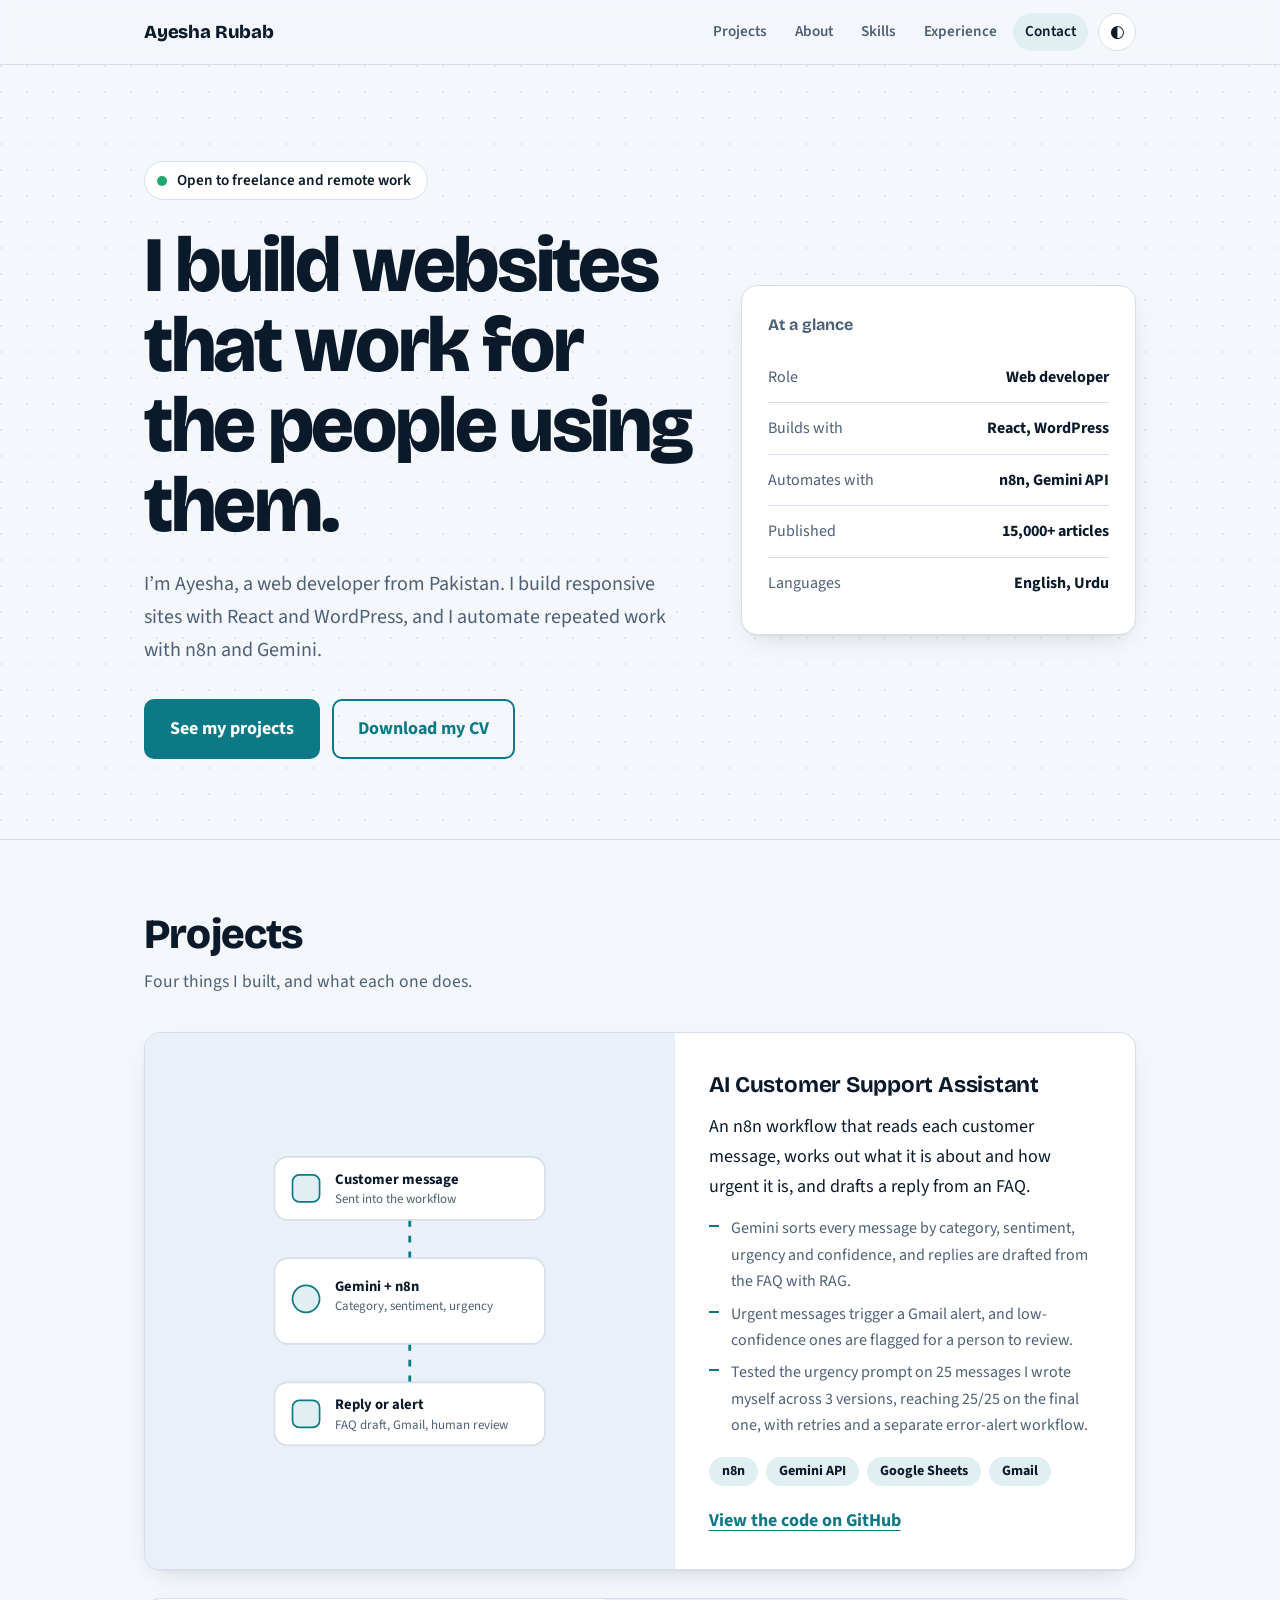
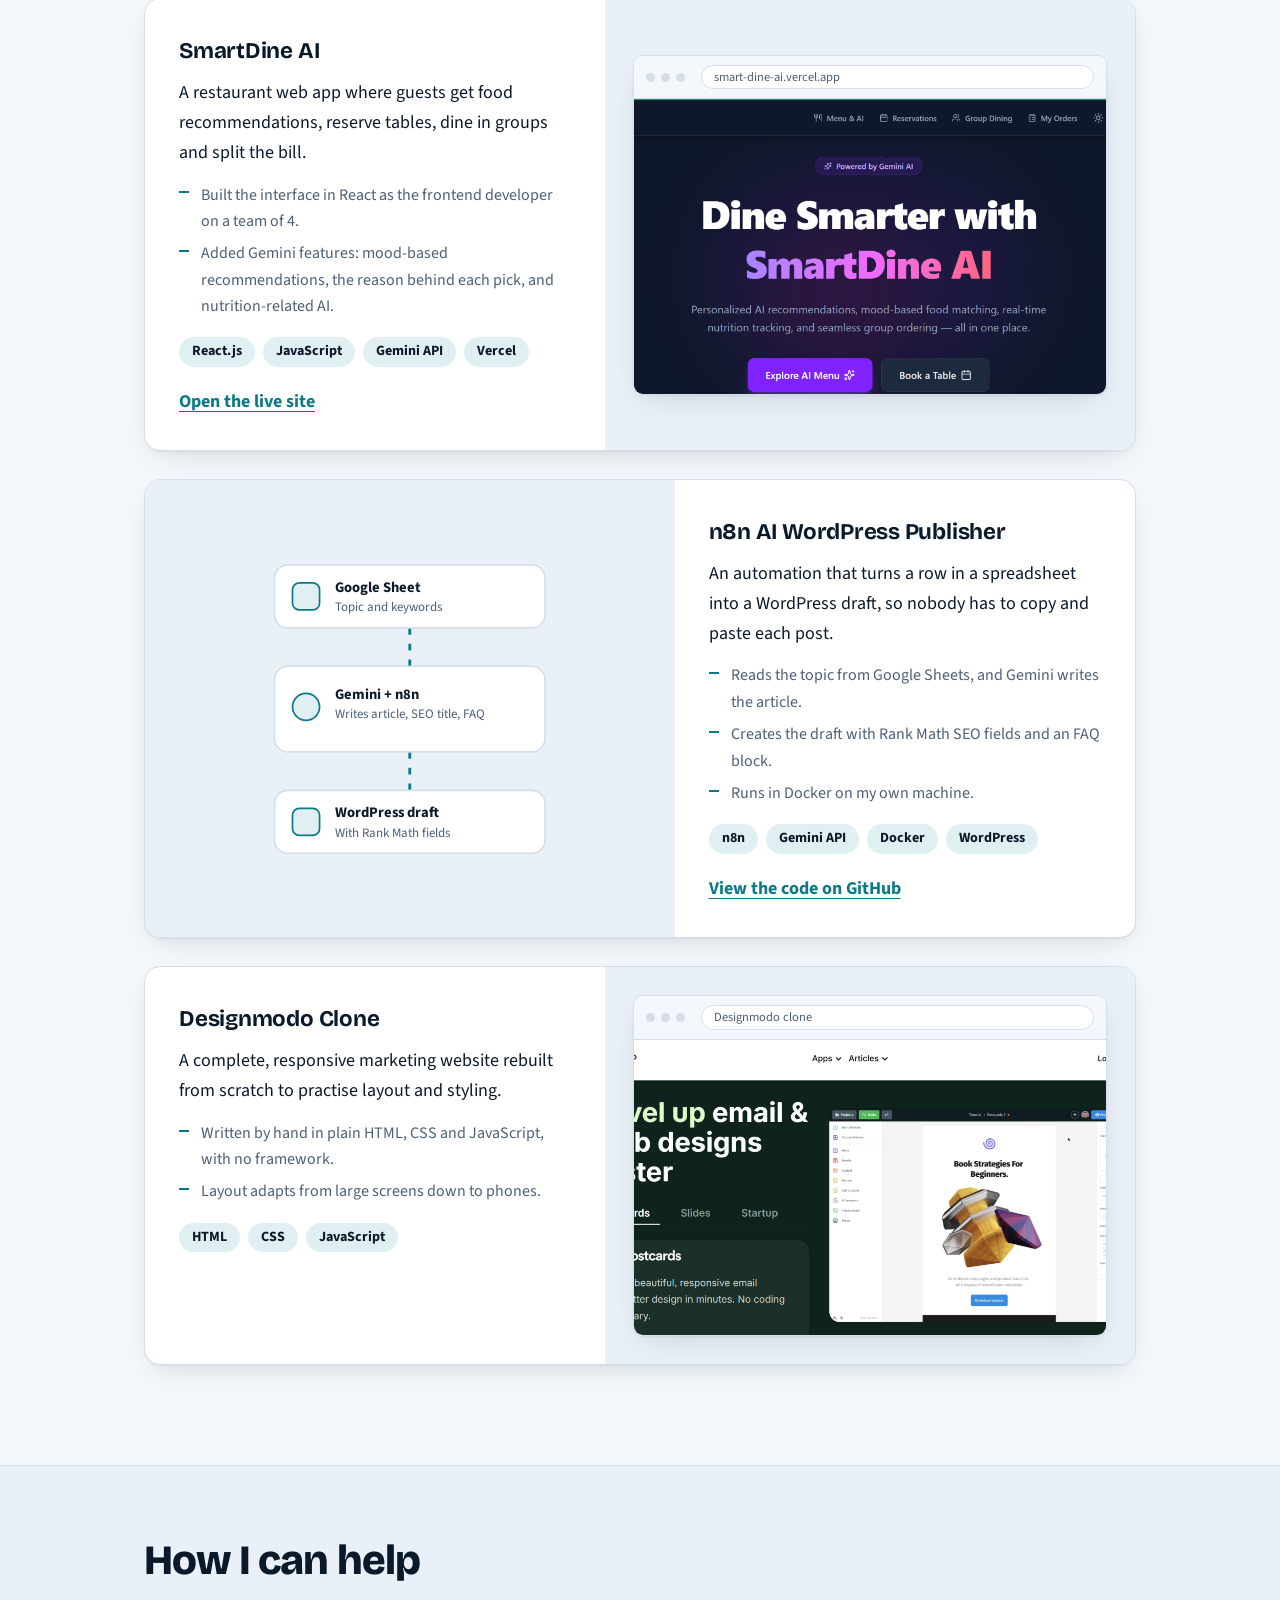
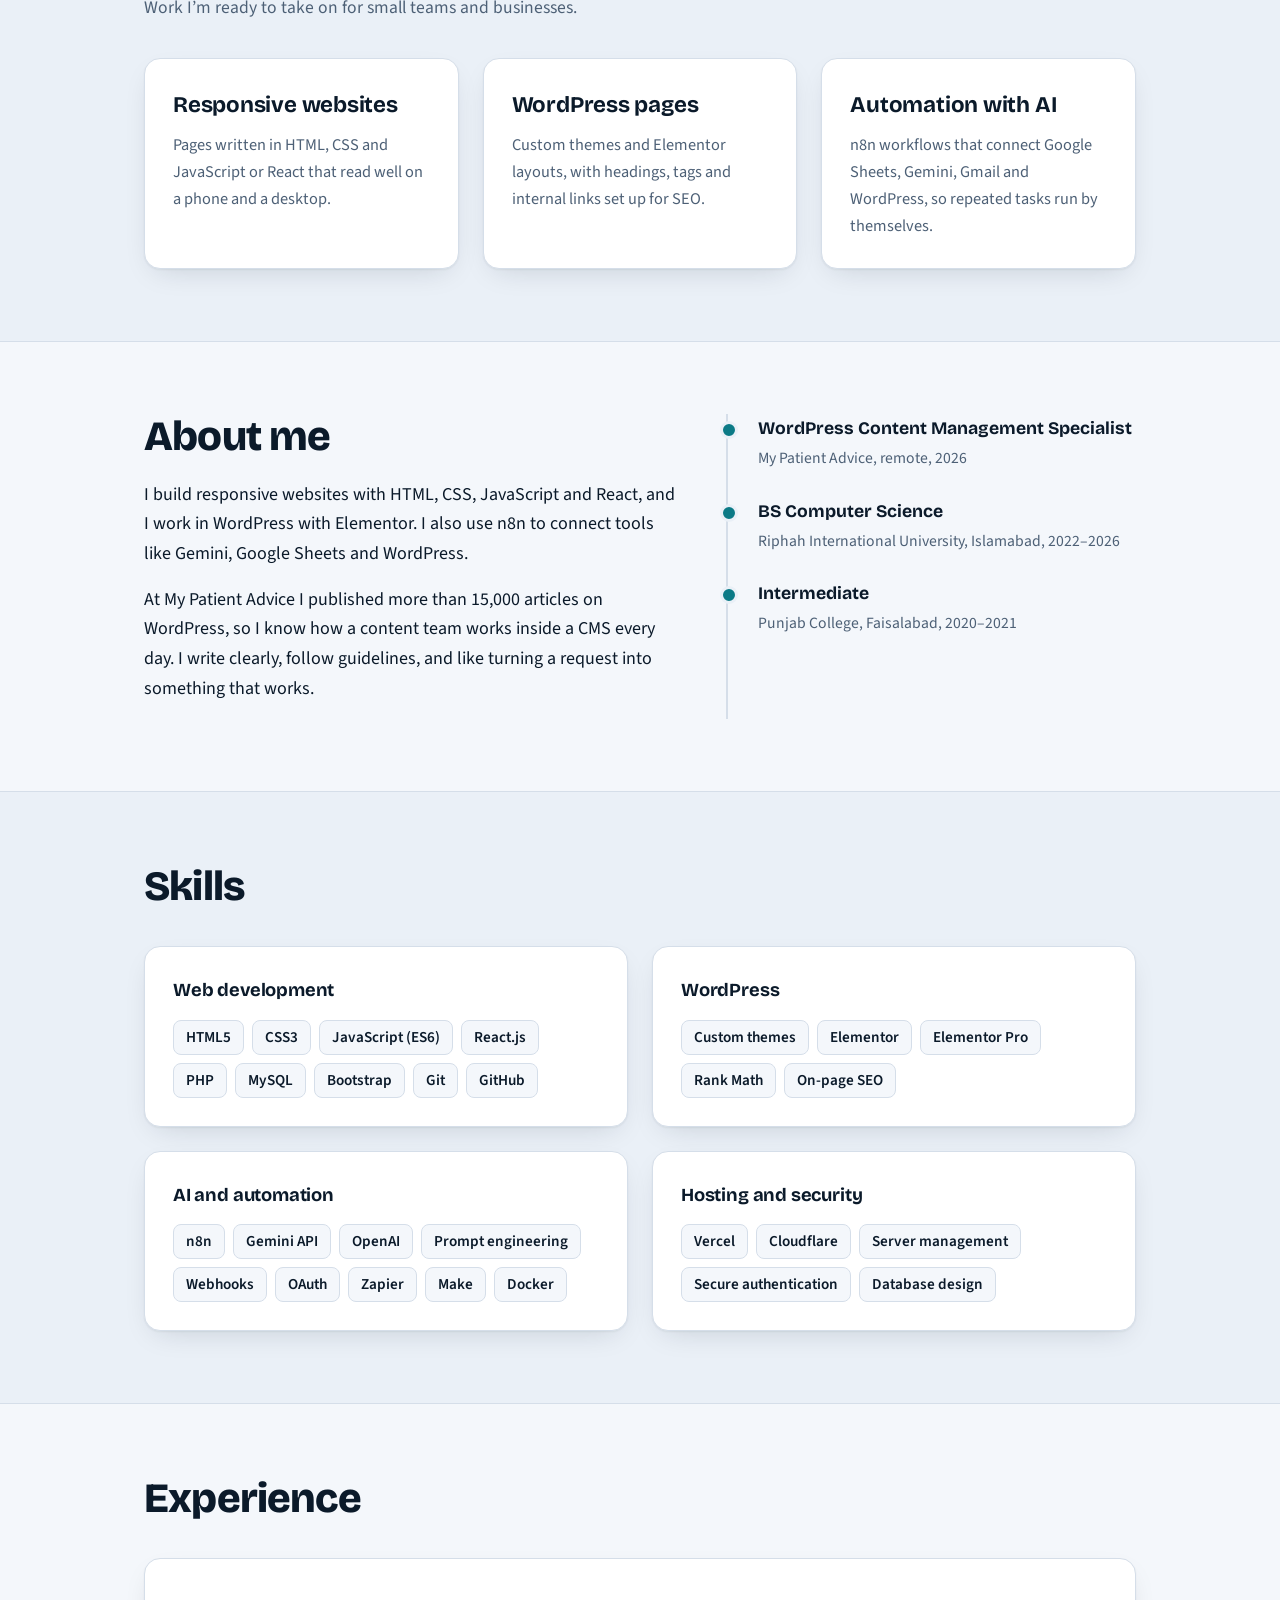
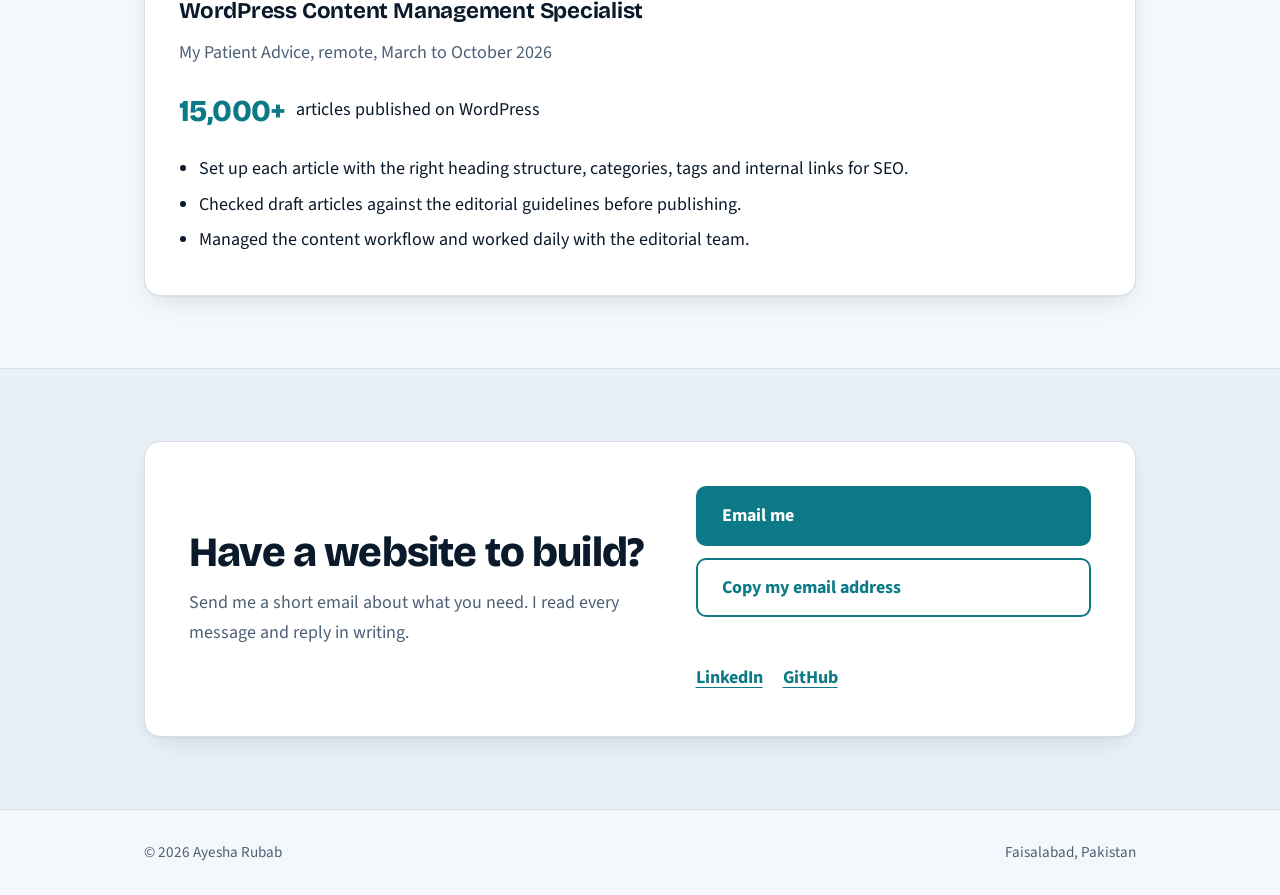
<file: index.html>
<!DOCTYPE html>
<html lang="en">
<head>
<meta charset="utf-8">
<meta name="viewport" content="width=device-width, initial-scale=1">
<title>Ayesha Rubab | Web Developer</title>
<meta name="description" content="Ayesha Rubab is a web developer who builds responsive websites with React and WordPress, and automations with n8n.">
<meta name="theme-color" content="#0B1A2A">
<link rel="preconnect" href="https://fonts.googleapis.com">
<link rel="preconnect" href="https://fonts.gstatic.com" crossorigin>
<link href="https://fonts.googleapis.com/css2?family=Bricolage+Grotesque:opsz,wght@12..96,500;12..96,700;12..96,800&family=Source+Sans+3:wght@400;600;700&display=swap" rel="stylesheet">
<style>
:root{
  --bg:#F4F7FB; --bg2:#EAF0F7; --surface:#FFFFFF; --ink:#0B1A2A; --muted:#4D6076;
  --line:#D5DEE9; --accent:#0B7A86; --accent2:#E08A00; --accent-ink:#FFFFFF; --tag:#E0F0F2;
  --grid:rgba(11,26,42,.07); --shadow:0 1px 2px rgba(11,26,42,.06),0 10px 30px -12px rgba(11,26,42,.18);
  --head:"Bricolage Grotesque","Segoe UI",Arial,sans-serif;
  --body:"Source Sans 3","Segoe UI",Arial,sans-serif;
}
@media (prefers-color-scheme:dark){
  :root:not([data-theme]){
    --bg:#0B1A2A; --bg2:#0F2236; --surface:#122A40; --ink:#EAF1F8; --muted:#9DB2C7;
    --line:#223C55; --accent:#4FD1DC; --accent2:#F4B04A; --accent-ink:#06202B; --tag:#16394A;
    --grid:rgba(234,241,248,.06); --shadow:0 1px 2px rgba(0,0,0,.3),0 14px 34px -14px rgba(0,0,0,.6);
  }
}
:root[data-theme="dark"]{
  --bg:#0B1A2A; --bg2:#0F2236; --surface:#122A40; --ink:#EAF1F8; --muted:#9DB2C7;
  --line:#223C55; --accent:#4FD1DC; --accent2:#F4B04A; --accent-ink:#06202B; --tag:#16394A;
  --grid:rgba(234,241,248,.06); --shadow:0 1px 2px rgba(0,0,0,.3),0 14px 34px -14px rgba(0,0,0,.6);
}
*{box-sizing:border-box}
html{scroll-behavior:smooth;scroll-padding-top:72px}
body{margin:0;background:var(--bg);color:var(--ink);font-family:var(--body);font-size:18px;line-height:1.65;-webkit-font-smoothing:antialiased}
a{color:var(--accent)}
a:focus-visible,button:focus-visible{outline:3px solid var(--accent);outline-offset:3px;border-radius:6px}
.wrap{max-width:1040px;margin:0 auto;padding:0 24px}
.skip{position:absolute;left:-999px;top:8px;background:var(--accent);color:var(--accent-ink);padding:8px 14px;border-radius:6px;z-index:20}
.skip:focus{left:8px}

/* header */
header.top{position:sticky;top:0;z-index:10;background:color-mix(in srgb,var(--bg) 88%,transparent);backdrop-filter:blur(10px);-webkit-backdrop-filter:blur(10px);border-bottom:1px solid var(--line)}
header.top .wrap{display:flex;align-items:center;justify-content:space-between;gap:12px;min-height:64px}
.brand{font-family:var(--head);font-weight:800;color:var(--ink);text-decoration:none;font-size:1.15rem;letter-spacing:-.01em}
nav{display:flex;align-items:center;gap:4px;flex-wrap:wrap}
nav a{color:var(--muted);text-decoration:none;font-weight:600;font-size:.95rem;padding:6px 12px;border-radius:999px}
nav a:hover{color:var(--ink)}
nav a.on{color:var(--ink);background:var(--tag)}
.theme{margin-left:6px;width:38px;height:38px;border-radius:50%;border:1px solid var(--line);background:var(--surface);color:var(--ink);cursor:pointer;font-size:1.05rem;line-height:1}
.theme:hover{border-color:var(--accent)}

/* hero */
.hero{position:relative;padding:96px 0 80px;background:
  radial-gradient(circle at 1px 1px,var(--grid) 1px,transparent 0) 0 0/26px 26px}
.hero .wrap{display:grid;grid-template-columns:1.25fr .9fr;gap:48px;align-items:center}
.status{display:inline-flex;align-items:center;gap:10px;background:var(--surface);border:1px solid var(--line);border-radius:999px;padding:6px 16px 6px 12px;font-size:.95rem;font-weight:600;margin-bottom:26px}
.dot{width:10px;height:10px;border-radius:50%;background:#1FA971;box-shadow:0 0 0 0 rgba(31,169,113,.55);animation:pulse 2.2s infinite}
@keyframes pulse{70%{box-shadow:0 0 0 10px rgba(31,169,113,0)}100%{box-shadow:0 0 0 0 rgba(31,169,113,0)}}
.hero h1{font-family:var(--head);font-weight:800;font-size:clamp(2.6rem,6.4vw,4.9rem);line-height:1.02;margin:0 0 22px;letter-spacing:-.03em}
.lead{font-size:1.25rem;color:var(--muted);max-width:32em;margin:0 0 32px}
.btns{display:flex;gap:12px;flex-wrap:wrap}
.btn{display:inline-flex;align-items:center;gap:8px;padding:13px 24px;border-radius:10px;font-weight:700;text-decoration:none;border:2px solid var(--accent);cursor:pointer;font:inherit;font-weight:700;transition:transform .15s,filter .15s}
.btn.primary{background:var(--accent);color:var(--accent-ink)}
.btn.ghost{color:var(--accent);background:transparent}
.btn:hover{transform:translateY(-2px)}

/* hero aside: profile facts card */
.facts{background:var(--surface);border:1px solid var(--line);border-radius:16px;box-shadow:var(--shadow);padding:26px}
.facts h2{font-size:1rem;margin:0 0 14px;font-family:var(--head);color:var(--muted);font-weight:700}
.facts ul{list-style:none;margin:0;padding:0}
.facts li{display:flex;justify-content:space-between;gap:16px;padding:12px 0;border-top:1px solid var(--line);font-size:1rem}
.facts li:first-child{border-top:0}
.facts li span:first-child{color:var(--muted)}
.facts li span:last-child{font-weight:700;text-align:right}

/* load sequence (the one orchestrated moment) */
.seq{opacity:0;transform:translateY(14px);animation:rise .7s cubic-bezier(.2,.7,.2,1) forwards}
.seq:nth-child(1){animation-delay:.05s}.seq:nth-child(2){animation-delay:.15s}.seq:nth-child(3){animation-delay:.25s}.seq:nth-child(4){animation-delay:.35s}
.facts.seq{animation-delay:.45s}
@keyframes rise{to{opacity:1;transform:none}}

/* sections */
section{padding:72px 0;border-top:1px solid var(--line)}
section.alt{background:var(--bg2)}
.sec-head{max-width:40em;margin-bottom:36px}
h2.title{font-family:var(--head);font-weight:800;font-size:clamp(1.9rem,4vw,2.6rem);line-height:1.1;margin:0 0 10px;letter-spacing:-.02em}
.sec-head p{margin:0;color:var(--muted);font-size:1.1rem}
h3{font-family:var(--head);font-weight:700;font-size:1.4rem;margin:0 0 8px;letter-spacing:-.01em}

/* projects */
.card{background:var(--surface);border:1px solid var(--line);border-radius:16px;box-shadow:var(--shadow);overflow:hidden}
.proj{display:grid;grid-template-columns:1.15fr 1fr;gap:0;margin-bottom:28px}
.proj.flip{grid-template-columns:1fr 1.15fr}
.proj.flip .media{order:2}
.media{background:var(--bg2);padding:28px;display:flex;align-items:center;justify-content:center}
.body{padding:34px}
.body p{margin:0 0 6px}
.tags{list-style:none;padding:0;margin:18px 0 20px;display:flex;flex-wrap:wrap;gap:8px}
.tags li{background:var(--tag);border-radius:999px;padding:3px 13px;font-size:.88rem;font-weight:700;color:var(--ink)}
.links{display:flex;gap:20px;flex-wrap:wrap;font-weight:700}
.links a{text-underline-offset:4px}
.did{margin:14px 0 0;padding:0;list-style:none}
.did li{position:relative;padding-left:22px;margin:6px 0;color:var(--muted);font-size:1rem}
.did li::before{content:"";position:absolute;left:0;top:.62em;width:10px;height:2px;background:var(--accent)}

/* browser frame */
.browser{width:100%;border-radius:10px;border:1px solid var(--line);background:var(--surface);box-shadow:var(--shadow);overflow:hidden}
.bar{display:flex;align-items:center;gap:6px;padding:9px 12px;border-bottom:1px solid var(--line);background:var(--bg)}
.bar i{width:9px;height:9px;border-radius:50%;background:var(--line)}
.bar span{margin-left:10px;flex:1;background:var(--surface);border:1px solid var(--line);border-radius:999px;padding:1px 12px;font-size:.78rem;color:var(--muted);white-space:nowrap;overflow:hidden;text-overflow:ellipsis}
.screen{position:relative;aspect-ratio:16/10;background:var(--surface)}
.screen img{position:absolute;inset:0;width:100%;height:100%;object-fit:cover;object-position:top;z-index:2}
.skel{position:absolute;inset:0;padding:18px;display:grid;gap:10px;align-content:start}
.skel b{display:block;height:12px;border-radius:6px;background:var(--line)}
.skel b.h{height:26px;width:62%;background:var(--tag)}
.skel b.w{width:88%}.skel b.m{width:70%}.skel b.s{width:48%}
.skel .row{display:grid;grid-template-columns:repeat(3,1fr);gap:10px;margin-top:6px}
.skel .row em{display:block;height:64px;border-radius:8px;background:var(--bg2);border:1px solid var(--line)}
.skel .cap{position:absolute;right:14px;bottom:10px;font-size:.78rem;color:var(--muted)}

/* pipeline (n8n) */
.flow{width:100%;padding:8px 0}
.flow svg{width:100%;height:auto;display:block}
.flow text{font-family:var(--body);font-size:13px;font-weight:700;fill:var(--ink)}
.flow .sub{font-weight:400;fill:var(--muted);font-size:11.5px}
.flow .node{fill:var(--surface);stroke:var(--line);stroke-width:1.5}
.flow .pipe{stroke:var(--accent);stroke-width:2.5;fill:none;stroke-dasharray:6 8;animation:dash 1.2s linear infinite}
.flow .ico{fill:var(--tag);stroke:var(--accent);stroke-width:1.5}
@keyframes dash{to{stroke-dashoffset:-28}}

/* about */
.about{display:grid;grid-template-columns:1.3fr 1fr;gap:48px}
.about p{margin:0 0 16px}
.timeline{list-style:none;margin:0;padding:0 0 0 22px;border-left:2px solid var(--line)}
.timeline li{position:relative;padding:0 0 24px 8px}
.timeline li::before{content:"";position:absolute;left:-30px;top:7px;width:12px;height:12px;border-radius:50%;background:var(--accent);border:3px solid var(--bg2)}
.timeline strong{display:block;font-family:var(--head);font-size:1.1rem}
.timeline span{color:var(--muted);font-size:.98rem}

/* skills */
.skills{display:grid;grid-template-columns:repeat(2,1fr);gap:24px}
.skill{padding:28px}
.skill h3{font-size:1.15rem;margin-bottom:14px}
.chips{display:flex;flex-wrap:wrap;gap:8px;margin:0;padding:0;list-style:none}
.chips li{border:1px solid var(--line);border-radius:8px;padding:4px 12px;font-size:.95rem;font-weight:600;background:var(--bg)}

/* services */
.services{display:grid;grid-template-columns:repeat(3,1fr);gap:24px}
.service{padding:28px}
.service p{margin:0;color:var(--muted);font-size:1.02rem}

/* experience */
.job{padding:34px}
.job .meta{color:var(--muted);margin:0 0 14px}
.job ul{margin:0;padding-left:20px}
.job li{margin:6px 0}
.big{display:inline-block;font-family:var(--head);font-weight:800;font-size:1.9rem;color:var(--accent);margin-right:10px;vertical-align:middle;letter-spacing:-.02em}

/* contact */
.contact{text-align:left}
.contact .card{padding:44px;display:grid;grid-template-columns:1.2fr 1fr;gap:32px;align-items:center}
.contact h2.title{margin-bottom:12px}
.contact p{color:var(--muted);margin:0}
.mail{display:flex;flex-direction:column;gap:12px}
.copy-msg{min-height:1.4em;font-size:.95rem;color:var(--accent);font-weight:600;margin:0}
footer{border-top:1px solid var(--line);padding:30px 0;color:var(--muted);font-size:.95rem}
footer .wrap{display:flex;justify-content:space-between;gap:12px;flex-wrap:wrap}

@media (max-width:860px){
  .hero{padding:56px 0 48px}
  .hero .wrap,.about,.contact .card,.proj,.proj.flip{grid-template-columns:1fr}
  .proj.flip .media{order:0}
  .skills,.services{grid-template-columns:1fr}
  .body,.job{padding:26px}
  .contact .card{padding:28px}
  .brand{white-space:nowrap;font-size:1rem}
  nav{flex-wrap:nowrap;gap:0}
  nav a{padding:6px 7px;font-size:.85rem;white-space:nowrap}
  nav .hide-sm{display:none}
  .theme{margin-left:4px;width:34px;height:34px;flex:none}
}
@media (prefers-reduced-motion:reduce){
  html{scroll-behavior:auto}
  .seq{animation:none;opacity:1;transform:none}
  .dot,.flow .pipe{animation:none}
  .btn{transition:none}
}
</style>
</head>
<body>
<a class="skip" href="#projects">Skip to projects</a>

<header class="top">
  <div class="wrap">
    <a class="brand" href="#top">Ayesha Rubab</a>
    <nav aria-label="Main">
      <a href="#projects">Projects</a>
      <a href="#about">About</a>
      <a href="#skills" class="hide-sm">Skills</a>
      <a href="#experience" class="hide-sm">Experience</a>
      <a href="#contact">Contact</a>
      <button class="theme" id="theme" type="button" aria-label="Switch between light and dark theme">◐</button>
    </nav>
  </div>
</header>

<main id="top">
  <div class="hero">
    <div class="wrap">
      <div>
        <div class="status seq"><span class="dot" aria-hidden="true"></span>Open to freelance and remote work</div>
        <h1 class="seq">I build websites that work for the people using them.</h1>
        <p class="lead seq">I’m Ayesha, a web developer from Pakistan. I build responsive sites with React and WordPress, and I automate repeated work with n8n and Gemini.</p>
        <div class="btns seq">
          <a class="btn primary" href="#projects">See my projects</a>
          <a class="btn ghost" href="resume.pdf">Download my CV</a>
        </div>
      </div>
      <aside class="facts seq" aria-label="Quick facts">
        <h2>At a glance</h2>
        <ul>
          <li><span>Role</span><span>Web developer</span></li>
          <li><span>Builds with</span><span>React, WordPress</span></li>
          <li><span>Automates with</span><span>n8n, Gemini API</span></li>
          <li><span>Published</span><span>15,000+ articles</span></li>
          <li><span>Languages</span><span>English, Urdu</span></li>
        </ul>
      </aside>
    </div>
  </div>

  <section id="projects">
    <div class="wrap">
      <div class="sec-head">
        <h2 class="title">Projects</h2>
        <p>Four things I built, and what each one does.</p>
      </div>

      <article class="card proj">
        <div class="media">
          <div class="flow" role="img" aria-label="Flow: a customer message goes to Gemini, which classifies it, and n8n drafts a reply or sends an alert">
            <svg viewBox="0 0 420 300" xmlns="http://www.w3.org/2000/svg">
              <path class="pipe" d="M210 78 V112"/>
              <path class="pipe" d="M210 188 V222"/>
              <rect class="node" x="90" y="22" width="240" height="56" rx="12"/>
              <rect class="ico" x="106" y="38" width="24" height="24" rx="6"/>
              <text x="144" y="46">Customer message</text><text class="sub" x="144" y="63">Sent into the workflow</text>
              <rect class="node" x="90" y="112" width="240" height="76" rx="12"/>
              <rect class="ico" x="106" y="136" width="24" height="24" rx="12"/>
              <text x="144" y="141">Gemini + n8n</text><text class="sub" x="144" y="158">Category, sentiment, urgency</text>
              <rect class="node" x="90" y="222" width="240" height="56" rx="12"/>
              <rect class="ico" x="106" y="238" width="24" height="24" rx="6"/>
              <text x="144" y="246">Reply or alert</text><text class="sub" x="144" y="263">FAQ draft, Gmail, human review</text>
            </svg>
          </div>
        </div>
        <div class="body">
          <h3>AI Customer Support Assistant</h3>
          <p>An n8n workflow that reads each customer message, works out what it is about and how urgent it is, and drafts a reply from an FAQ.</p>
          <ul class="did">
            <li>Gemini sorts every message by category, sentiment, urgency and confidence, and replies are drafted from the FAQ with RAG.</li>
            <li>Urgent messages trigger a Gmail alert, and low-confidence ones are flagged for a person to review.</li>
            <li>Tested the urgency prompt on 25 messages I wrote myself across 3 versions, reaching 25/25 on the final one, with retries and a separate error-alert workflow.</li>
          </ul>
          <ul class="tags"><li>n8n</li><li>Gemini API</li><li>Google Sheets</li><li>Gmail</li></ul>
          <div class="links"><a href="https://github.com/Ayesha-rubab-08/ai-support-assistant">View the code on GitHub</a></div>
        </div>
      </article>

      <article class="card proj flip">
        <div class="media">
          <div class="browser">
            <div class="bar"><i></i><i></i><i></i><span>smart-dine-ai.vercel.app</span></div>
            <div class="screen">
              <div class="skel" aria-hidden="true"><b class="h"></b><b class="w"></b><b class="m"></b><div class="row"><em></em><em></em><em></em></div><b class="s"></b></div>
              <img src="smartdine.png" alt="SmartDine AI home page" onerror="this.remove()">
            </div>
          </div>
        </div>
        <div class="body">
          <h3>SmartDine AI</h3>
          <p>A restaurant web app where guests get food recommendations, reserve tables, dine in groups and split the bill.</p>
          <ul class="did">
            <li>Built the interface in React as the frontend developer on a team of 4.</li>
            <li>Added Gemini features: mood-based recommendations, the reason behind each pick, and nutrition-related AI.</li>
          </ul>
          <ul class="tags"><li>React.js</li><li>JavaScript</li><li>Gemini API</li><li>Vercel</li></ul>
          <div class="links"><a href="https://smart-dine-ai.vercel.app">Open the live site</a></div>
        </div>
      </article>

      <article class="card proj">
        <div class="media">
          <div class="flow" role="img" aria-label="Flow: a topic in Google Sheets goes to Gemini, which writes the article, and n8n creates a WordPress draft">
            <svg viewBox="0 0 420 300" xmlns="http://www.w3.org/2000/svg">
              <path class="pipe" d="M210 78 V112"/>
              <path class="pipe" d="M210 188 V222"/>
              <rect class="node" x="90" y="22" width="240" height="56" rx="12"/>
              <rect class="ico" x="106" y="38" width="24" height="24" rx="6"/>
              <text x="144" y="46">Google Sheet</text><text class="sub" x="144" y="63">Topic and keywords</text>
              <rect class="node" x="90" y="112" width="240" height="76" rx="12"/>
              <rect class="ico" x="106" y="136" width="24" height="24" rx="12"/>
              <text x="144" y="141">Gemini + n8n</text><text class="sub" x="144" y="158">Writes article, SEO title, FAQ</text>
              <rect class="node" x="90" y="222" width="240" height="56" rx="12"/>
              <rect class="ico" x="106" y="238" width="24" height="24" rx="6"/>
              <text x="144" y="246">WordPress draft</text><text class="sub" x="144" y="263">With Rank Math fields</text>
            </svg>
          </div>
        </div>
        <div class="body">
          <h3>n8n AI WordPress Publisher</h3>
          <p>An automation that turns a row in a spreadsheet into a WordPress draft, so nobody has to copy and paste each post.</p>
          <ul class="did">
            <li>Reads the topic from Google Sheets, and Gemini writes the article.</li>
            <li>Creates the draft with Rank Math SEO fields and an FAQ block.</li>
            <li>Runs in Docker on my own machine.</li>
          </ul>
          <ul class="tags"><li>n8n</li><li>Gemini API</li><li>Docker</li><li>WordPress</li></ul>
          <div class="links"><a href="https://github.com/Ayesha-rubab-08/n8n-ai-wordpress-publisher">View the code on GitHub</a></div>
        </div>
      </article>

      <article class="card proj flip">
        <div class="media">
          <div class="browser">
            <div class="bar"><i></i><i></i><i></i><span>Designmodo clone</span></div>
            <div class="screen">
              <div class="skel" aria-hidden="true"><b class="h"></b><b class="w"></b><b class="m"></b><div class="row"><em></em><em></em><em></em></div><b class="s"></b></div>
              <img src="designmodo.png" alt="Designmodo clone home page" onerror="this.remove()">
            </div>
          </div>
        </div>
        <div class="body">
          <h3>Designmodo Clone</h3>
          <p>A complete, responsive marketing website rebuilt from scratch to practise layout and styling.</p>
          <ul class="did">
            <li>Written by hand in plain HTML, CSS and JavaScript, with no framework.</li>
            <li>Layout adapts from large screens down to phones.</li>
          </ul>
          <ul class="tags"><li>HTML</li><li>CSS</li><li>JavaScript</li></ul>
          <!-- Add your link here: <div class="links"><a href="YOUR-LINK">Open the live site</a></div> -->
        </div>
      </article>
    </div>
  </section>

  <section id="services" class="alt">
    <div class="wrap">
      <div class="sec-head">
        <h2 class="title">How I can help</h2>
        <p>Work I’m ready to take on for small teams and businesses.</p>
      </div>
      <div class="services">
        <div class="card service"><h3>Responsive websites</h3><p>Pages written in HTML, CSS and JavaScript or React that read well on a phone and a desktop.</p></div>
        <div class="card service"><h3>WordPress pages</h3><p>Custom themes and Elementor layouts, with headings, tags and internal links set up for SEO.</p></div>
        <div class="card service"><h3>Automation with AI</h3><p>n8n workflows that connect Google Sheets, Gemini, Gmail and WordPress, so repeated tasks run by themselves.</p></div>
      </div>
    </div>
  </section>

  <section id="about">
    <div class="wrap about">
      <div>
        <div class="sec-head" style="margin-bottom:20px"><h2 class="title">About me</h2></div>
        <p>I build responsive websites with HTML, CSS, JavaScript and React, and I work in WordPress with Elementor. I also use n8n to connect tools like Gemini, Google Sheets and WordPress.</p>
        <p>At My Patient Advice I published more than 15,000 articles on WordPress, so I know how a content team works inside a CMS every day. I write clearly, follow guidelines, and like turning a request into something that works.</p>
      </div>
      <ol class="timeline" aria-label="Timeline">
        <li><strong>WordPress Content Management Specialist</strong><span>My Patient Advice, remote, 2026</span></li>
        <li><strong>BS Computer Science</strong><span>Riphah International University, Islamabad, 2022–2026</span></li>
        <li><strong>Intermediate</strong><span>Punjab College, Faisalabad, 2020–2021</span></li>
      </ol>
    </div>
  </section>

  <section id="skills" class="alt">
    <div class="wrap">
      <div class="sec-head"><h2 class="title">Skills</h2></div>
      <div class="skills">
        <div class="card skill"><h3>Web development</h3><ul class="chips"><li>HTML5</li><li>CSS3</li><li>JavaScript (ES6)</li><li>React.js</li><li>PHP</li><li>MySQL</li><li>Bootstrap</li><li>Git</li><li>GitHub</li></ul></div>
        <div class="card skill"><h3>WordPress</h3><ul class="chips"><li>Custom themes</li><li>Elementor</li><li>Elementor Pro</li><li>Rank Math</li><li>On-page SEO</li></ul></div>
        <div class="card skill"><h3>AI and automation</h3><ul class="chips"><li>n8n</li><li>Gemini API</li><li>OpenAI</li><li>Prompt engineering</li><li>Webhooks</li><li>OAuth</li><li>Zapier</li><li>Make</li><li>Docker</li></ul></div>
        <div class="card skill"><h3>Hosting and security</h3><ul class="chips"><li>Vercel</li><li>Cloudflare</li><li>Server management</li><li>Secure authentication</li><li>Database design</li></ul></div>
      </div>
    </div>
  </section>

  <section id="experience">
    <div class="wrap">
      <div class="sec-head"><h2 class="title">Experience</h2></div>
      <article class="card job">
        <h3>WordPress Content Management Specialist</h3>
        <p class="meta">My Patient Advice, remote, March to October 2026</p>
        <p><span class="big">15,000+</span>articles published on WordPress</p>
        <ul>
          <li>Set up each article with the right heading structure, categories, tags and internal links for SEO.</li>
          <li>Checked draft articles against the editorial guidelines before publishing.</li>
          <li>Managed the content workflow and worked daily with the editorial team.</li>
        </ul>
      </article>
    </div>
  </section>

  <section id="contact" class="contact alt">
    <div class="wrap">
      <div class="card">
        <div>
          <h2 class="title">Have a website to build?</h2>
          <p>Send me a short email about what you need. I read every message and reply in writing.</p>
        </div>
        <div class="mail">
          <a class="btn primary" href="mailto:ayesharubab748@gmail.com">Email me</a>
          <button class="btn ghost" type="button" id="copy">Copy my email address</button>
          <p class="copy-msg" id="copymsg" role="status" aria-live="polite"></p>
          <div class="links"><a href="https://linkedin.com/in/ayesha-rubab-902911306">LinkedIn</a><a href="https://github.com/Ayesha-rubab-08">GitHub</a></div>
        </div>
      </div>
    </div>
  </section>
</main>

<footer>
  <div class="wrap"><span>© 2026 Ayesha Rubab</span><span>Faisalabad, Pakistan</span></div>
</footer>

<script>
(function(){
  var root=document.documentElement;
  try{var saved=localStorage.getItem("theme");if(saved)root.setAttribute("data-theme",saved);}catch(e){}
  document.getElementById("theme").addEventListener("click",function(){
    var cur=root.getAttribute("data-theme");
    if(!cur){cur=window.matchMedia("(prefers-color-scheme: dark)").matches?"dark":"light";}
    var next=cur==="dark"?"light":"dark";
    root.setAttribute("data-theme",next);
    try{localStorage.setItem("theme",next);}catch(e){}
  });
  var msg=document.getElementById("copymsg");
  document.getElementById("copy").addEventListener("click",function(){
    var mail="ayesharubab748@gmail.com";
    function done(t){msg.textContent=t;setTimeout(function(){msg.textContent="";},2500);}
    if(navigator.clipboard&&navigator.clipboard.writeText){
      navigator.clipboard.writeText(mail).then(function(){done("Email address copied.");},function(){done("Copy failed. Email: "+mail);});
    }else{done("Email: "+mail);}
  });
  var links=document.querySelectorAll('nav a[href^="#"]');
  var map={};links.forEach(function(a){map[a.getAttribute("href").slice(1)]=a;});
  if("IntersectionObserver" in window){
    var io=new IntersectionObserver(function(es){
      es.forEach(function(e){
        if(e.isIntersecting){links.forEach(function(a){a.classList.remove("on");});var a=map[e.target.id];if(a)a.classList.add("on");}
      });
    },{rootMargin:"-45% 0px -50% 0px"});
    ["projects","about","skills","experience","contact"].forEach(function(id){var el=document.getElementById(id);if(el)io.observe(el);});
  }
})();
</script>
</body>
</html>
</file>
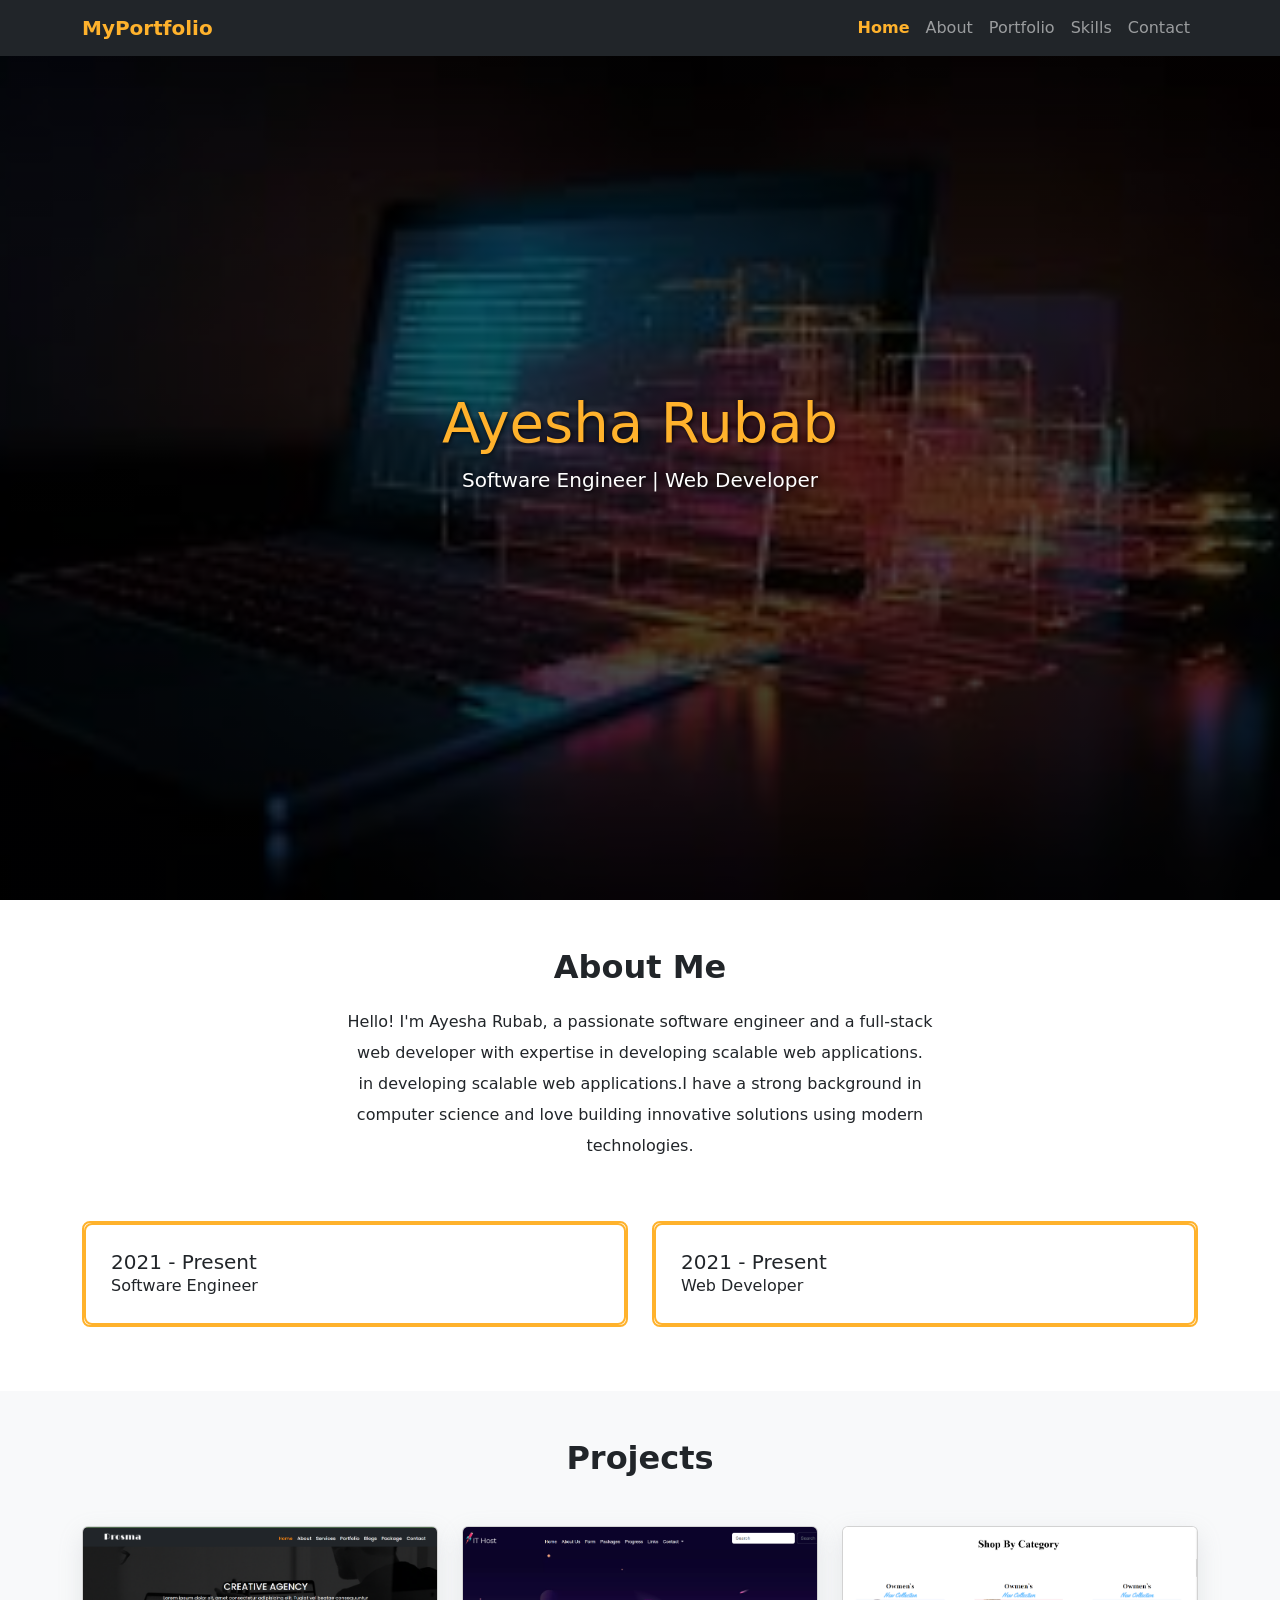
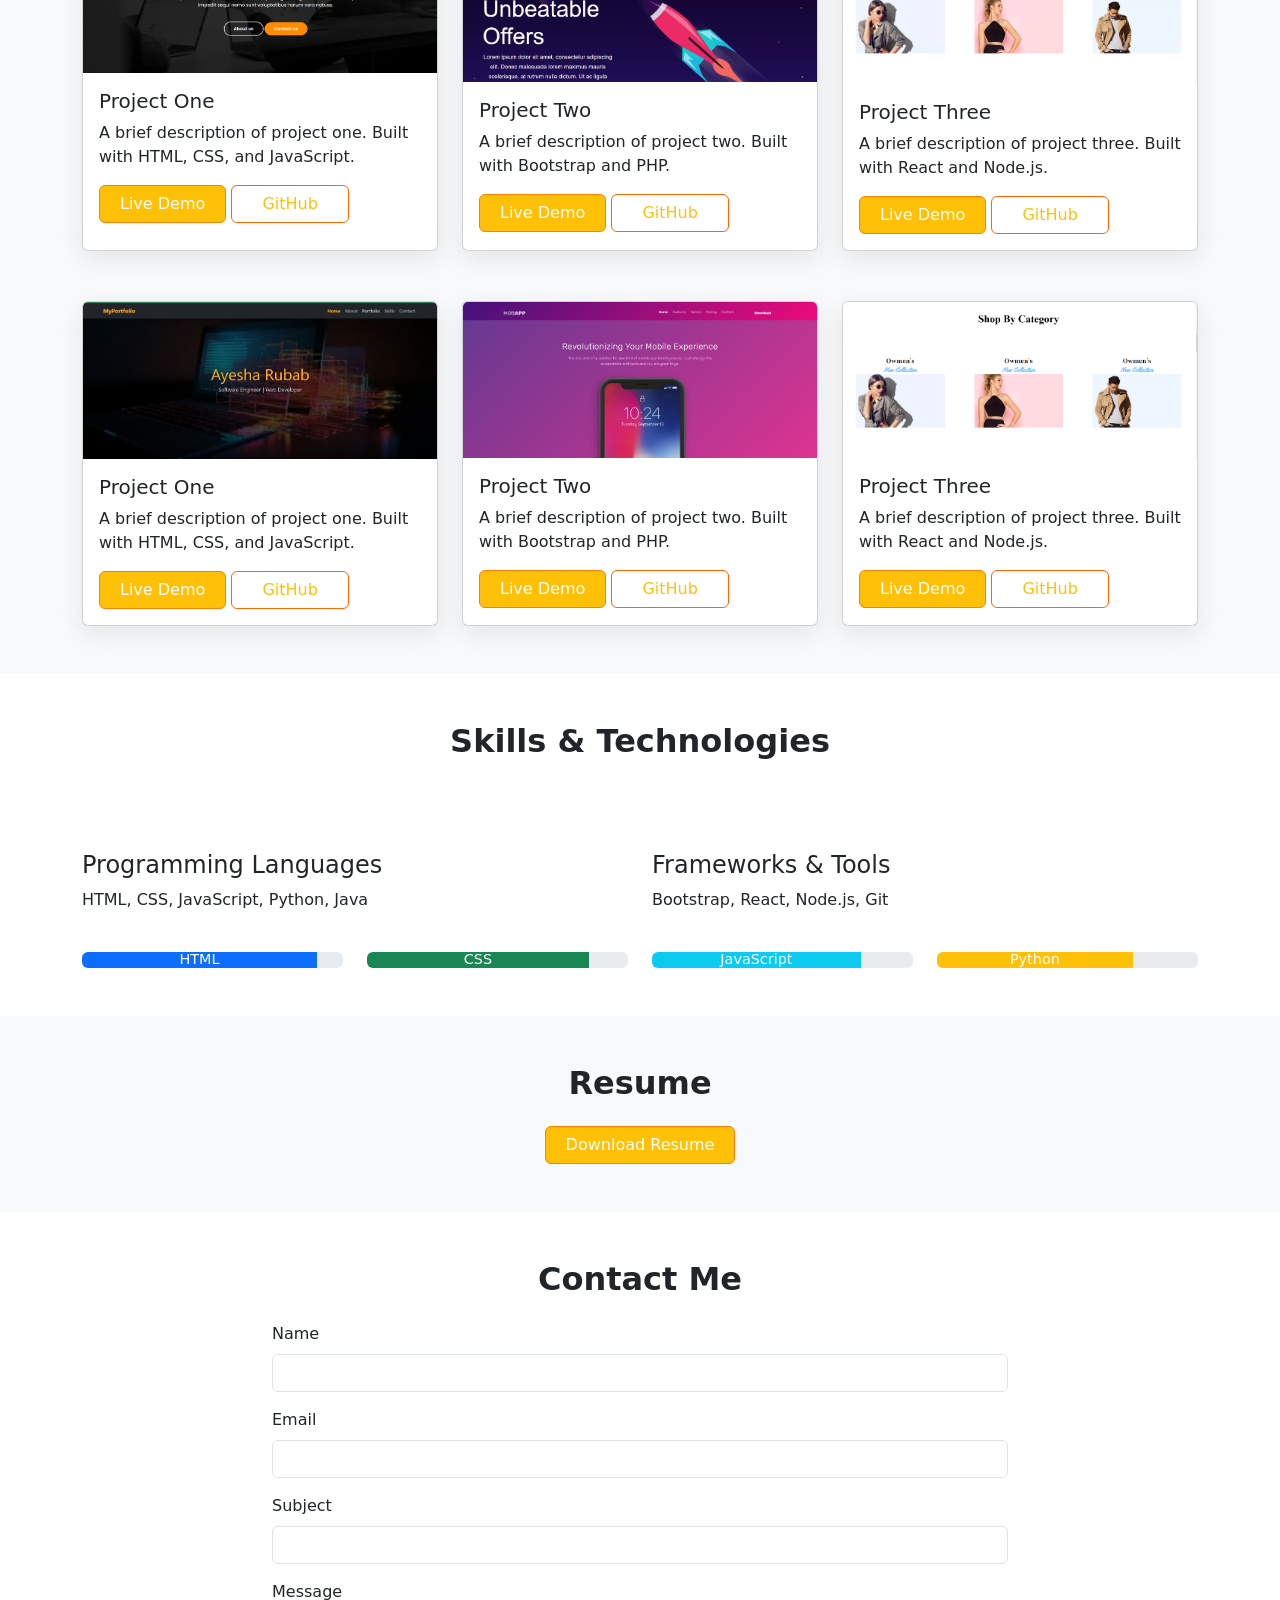
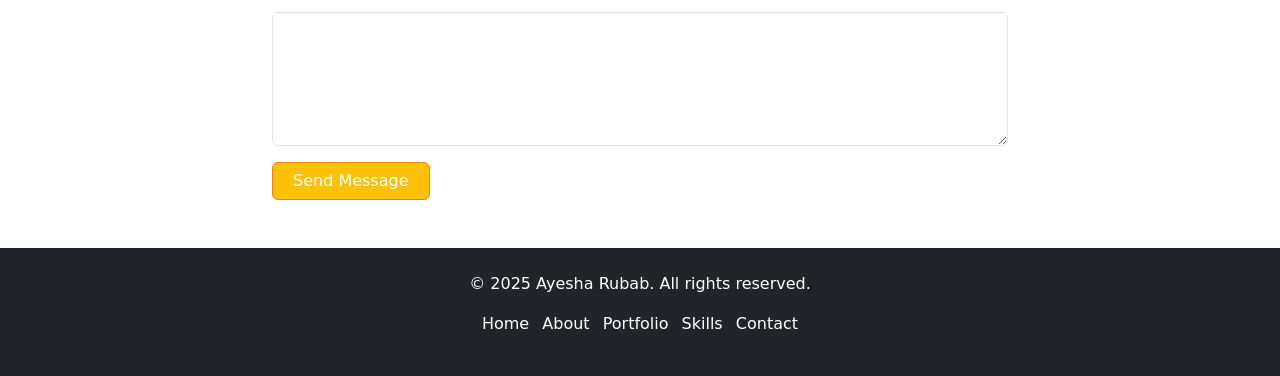
<file: portfolio/index.html>
<!DOCTYPE html>
<html lang="en">
<head>
  <meta charset="UTF-8">
  <meta name="viewport" content="width=device-width, initial-scale=1">
  <title>Software Engineer Portfolio</title>
  <!-- Bootstrap CSS -->
  <link href="https://cdn.jsdelivr.net/npm/bootstrap@5.3.0/dist/css/bootstrap.min.css" rel="stylesheet">
  <!-- Animate.css -->
  <link rel="stylesheet" href="https://cdnjs.cloudflare.com/ajax/libs/animate.css/4.1.1/animate.min.css"/>
  <!-- MY CSS -->
  <link rel="stylesheet" href="portfolio.css">
</head>

<body data-bs-spy="scroll" data-bs-target="#navbar" data-bs-offset="70" tabindex="0">
  <!-- Header and Navbar -->
  <nav id="navbar" class="navbar navbar-expand-lg navbar-dark bg-dark fixed-top">
    <div class="container">
      <a class="navbar-brand" href="#hero" >MyPortfolio</a>
      <button class="navbar-toggler" type="button" data-bs-toggle="collapse" data-bs-target="#navbarNav"
              aria-controls="navbarNav" aria-expanded="false" aria-label="Toggle navigation">
        <span class="navbar-toggler-icon"></span>
      </button>
      <div class="collapse navbar-collapse" id="navbarNav">
        <ul class="navbar-nav ms-auto">
          <li class="nav-item"><a class="nav-link" href="#hero">Home</a></li>
          <li class="nav-item"><a class="nav-link" href="#about">About</a></li>
          <li class="nav-item"><a class="nav-link" href="#portfolio">Portfolio</a></li>
          <li class="nav-item"><a class="nav-link" href="#skills">Skills</a></li>
          <li class="nav-item"><a class="nav-link" href="#contact">Contact</a></li>
        </ul>
      </div>
    </div>
  </nav>

  <!-- Hero Section -->
  <section id="hero" class="d-flex align-items-center justify-content-center vh-100 bg-light">
    <div class="container text-center">
      <h1 class="display-4 animate__animated animate__fadeInDown">Ayesha Rubab</h1>
      <p class="lead animate__animated animate__fadeInUp">Software Engineer | Web Developer</p>
     
    </div>
  </section>

  <!-- About Section -->
  <section id="about" class="py-5 bg-white">
    <div class="container">
      <h2 class="mb-4 text-center animate__animated animate__fadeInUp" >About Me</h2>
      <div class="row">
        
        <div class="col-md-12 animate__animated animate__fadeInLeft " style="text-align: center;">
       
          <p>
            <span class="typing" style="animation-delay: 0s;">Hello! I'm Ayesha Rubab, a passionate software engineer and a full-stack</span>
            <br>
            <span class="typing" style="animation-delay: 1.5s;"> web developer with expertise in developing scalable web applications.</span>
            <br>
            <span class="typing" style="animation-delay: 3s;">in developing scalable web applications.I have a strong background in </span>
            <br></span>
        
            <span class="typing" style="animation-delay: 4.5s;">  computer science and love building innovative solutions using modern </span>
            <br>
            <span class="typing" style="animation-delay: 6s;">  technologies.</span>
          </p>
        </div>
        </div>
           </div>
          </div>
       
      </div>
    </div>
    <div class="container"style="margin-top: 40px;" >
      <div class="row">
        <div class="col-md-6">
          <div class="cards mb-3">
            <div class="cards-body">
              <h5 class="card-title">2021 - Present</h5>
              <p class="card-text">Software Engineer</p>
            </div>
          </div>
        </div>
        <div class="col-md-6">
          <div class="cards mb-3">
            <div class="cards-body">
              <h5 class="card-title">2021 - Present</h5>
              <p class="card-text">Web Developer</p>
            </div>
          </div>
        </div>
      </div>
    </div>
  </section>

  <!--Projects Section -->
  <section id="portfolio" class="py-5 bg-light">
    <div class="container">
      <h2 class="mb-5 text-center animate__animated animate__fadeInUp" >Projects</h2>
      <div class="row g-4">
        <div class="col-md-4 animate__animated animate__fadeInUp">
          <div class="card h-100">
            <img src="project1.PNG" class="card-img-top" alt="Project 1">
            <div class="card-body">
              <h5 class="card-title">Project One</h5>
              <p class="card-text">A brief description of project one. Built with HTML, CSS, and JavaScript.</p>
              <a href="#" class="btn btn-primary">Live Demo</a>
              <a href="#" class="btn btn-secondary">GitHub</a>
            </div>
          </div>
        </div>
        <div class="col-md-4 animate__animated animate__fadeInUp" style="animation-delay: 0.2s;">
          <div class="card h-100">
            <img src="project2.PNG" class="card-img-top" alt="Project 2">
            <div class="card-body">
              <h5 class="card-title">Project Two</h5>
              <p class="card-text">A brief description of project two. Built with Bootstrap and PHP.</p>
              <a href="#" class="btn btn-primary">Live Demo</a>
              <a href="#" class="btn btn-secondary">GitHub</a>
            </div>
          </div>
        </div>
        <div class="col-md-4 animate__animated animate__fadeInUp" style="animation-delay: 0.4s;">
          <div class="card h-100">
            <img src="project3.PNG" class="card-img-top" alt="Project 3">
            <div class="card-body">
              <h5 class="card-title">Project Three</h5>
              <p class="card-text">A brief description of project three. Built with React and Node.js.</p>
              <a href="#" class="btn btn-primary">Live Demo</a>
              <a href="#" class="btn btn-secondary">GitHub</a>
            </div>
          </div>
        </div>
      </div>
    </div>

    <div class="container" style="margin-top: 50px;">
    
      <div class="row g-4">
        <div class="col-md-4 animate__animated animate__fadeInUp">
          <div class="card h-100">
            <img src="project4.PNG" class="card-img-top" alt="Project 4">
            <div class="card-body">
              <h5 class="card-title">Project One</h5>
              <p class="card-text">A brief description of project one. Built with HTML, CSS, and JavaScript.</p>
              <a href="#" class="btn btn-primary">Live Demo</a>
              <a href="#" class="btn btn-secondary">GitHub</a>
            </div>
          </div>
        </div>
        <div class="col-md-4 animate__animated animate__fadeInUp" style="animation-delay: 0.2s;">
          <div class="card h-100">
            <img src="project5.PNG" class="card-img-top" alt="Project 2">
            <div class="card-body">
              <h5 class="card-title">Project Two</h5>
              <p class="card-text">A brief description of project two. Built with Bootstrap and PHP.</p>
              <a href="#" class="btn btn-primary">Live Demo</a>
              <a href="#" class="btn btn-secondary">GitHub</a>
            </div>
          </div>
        </div>
        <div class="col-md-4 animate__animated animate__fadeInUp" style="animation-delay: 0.4s;">
          <div class="card h-100">
            <img src="project3.PNG" class="card-img-top" alt="Project 3">
            <div class="card-body">
              <h5 class="card-title">Project Three</h5>
              <p class="card-text">A brief description of project three. Built with React and Node.js.</p>
              <a href="#" class="btn btn-primary">Live Demo</a>
              <a href="#" class="btn btn-secondary">GitHub</a>
            </div>
          </div>
        </div>
      </div>
    </div>

  </section>

  <!-- Skills & Technologies Section -->
  <section id="skills" class="py-5 bg-white">
    <div class="container">
      <h2 class="text-center animate__animated animate__fadeInUp" style="margin-bottom: 90px;">Skills & Technologies</h2>
      <div class="row">
        <div class="col-md-6 animate__animated animate__fadeInLeft">
          <h4>Programming Languages</h4>
          <p>HTML, CSS, JavaScript, Python, Java</p>
        </div>
        <div class="col-md-6 animate__animated animate__fadeInRight">
          <h4>Frameworks & Tools</h4>
          <p>Bootstrap, React, Node.js, Git</p>
        </div>
      </div>
      <div class="row mt-4">
        <div class="col-md-3 animate__animated animate__fadeInUp">
          <div class="progress">
            <div class="progress-bar" role="progressbar" style="width: 90%;" aria-valuenow="90" aria-valuemin="0" aria-valuemax="100">HTML</div>
          </div>
        </div>
        <div class="col-md-3 animate__animated animate__fadeInUp" style="animation-delay: 0.2s;">
          <div class="progress">
            <div class="progress-bar bg-success" role="progressbar" style="width: 85%;" aria-valuenow="85" aria-valuemin="0" aria-valuemax="100">CSS</div>
          </div>
        </div>
        <div class="col-md-3 animate__animated animate__fadeInUp" style="animation-delay: 0.4s;">
          <div class="progress">
            <div class="progress-bar bg-info" role="progressbar" style="width: 80%;" aria-valuenow="80" aria-valuemin="0" aria-valuemax="100">JavaScript</div>
          </div>
        </div>
        <div class="col-md-3 animate__animated animate__fadeInUp" style="animation-delay: 0.6s;">
          <div class="progress">
            <div class="progress-bar bg-warning" role="progressbar" style="width: 75%;" aria-valuenow="75" aria-valuemin="0" aria-valuemax="100">Python</div>
          </div>
        </div>
      </div>
    </div>

    
    
  </section>

  

  <!-- Resume Section -->
  <section id="resume" class="py-5 bg-light">
    <div class="container">
      <h2 class="mb-4 text-center animate__animated animate__fadeInUp">Resume</h2>
      <div class="text-center">
        <a href="resume.pdf" class="btn btn-primary" target="_blank">Download Resume</a>

      </div>
    </div>
  </section>
  

  <!-- Contact Section -->
  <section id="contact" class="py-5 bg-white">
    <div class="container">
      <h2 class="mb-4 text-center animate__animated animate__fadeInUp">Contact Me</h2>
      <div class="row justify-content-center">
        <div class="col-md-8 animate__animated animate__fadeInUp">
          <form id="contact-form" action="https://formspree.io/f/xpwwbvby" method="POST">
            <div class="mb-3">
              <label for="name" class="form-label">Name</label>
              <input type="text" class="form-control" id="name" name="name" required>
            </div>
            <div class="mb-3">
              <label for="email" class="form-label">Email</label>
              <input type="email" class="form-control" id="email" name="email" required>
            </div>
            <div class="mb-3">
              <label for="subject" class="form-label">Subject</label>
              <input type="text" class="form-control" id="subject" name="subject" required>
            </div>
            <div class="mb-3">
              <label for="message" class="form-label">Message</label>
              <textarea class="form-control" id="message" name="message" rows="5" required></textarea>
            </div>
            <button type="submit" class="btn btn-primary animate__animated animate__pulse">Send Message</button>
          </form>
          
        </div>
      </div>
    </div>
  </section>

  <!-- Footer -->
  <footer class="py-4 bg-dark text-white">
    <div class="container text-center">
      <p>&copy; 2025 Ayesha Rubab. All rights reserved.</p>
      <p>
        <div class="below-links">
          <a href="#hero" class=" link me-2">Home</a>
        <a href="#about" class=" link me-2">About</a>
        <a href="#portfolio" class=" link me-2">Portfolio</a>
        <a href="#skills" class=" link me-2">Skills</a>
        <a href="#contact" class="link">Contact</a>
        </div>
      </p>
    </div>
  </footer>



 
  

  <!-- Bootstrap JS Bundle (with Popper) -->
  <script src="https://cdn.jsdelivr.net/npm/bootstrap@5.3.0/dist/js/bootstrap.bundle.min.js"></script>
  <!-- Custom JS -->
  <script src="portfolio.js"></script>
</body>
</html>
</file>
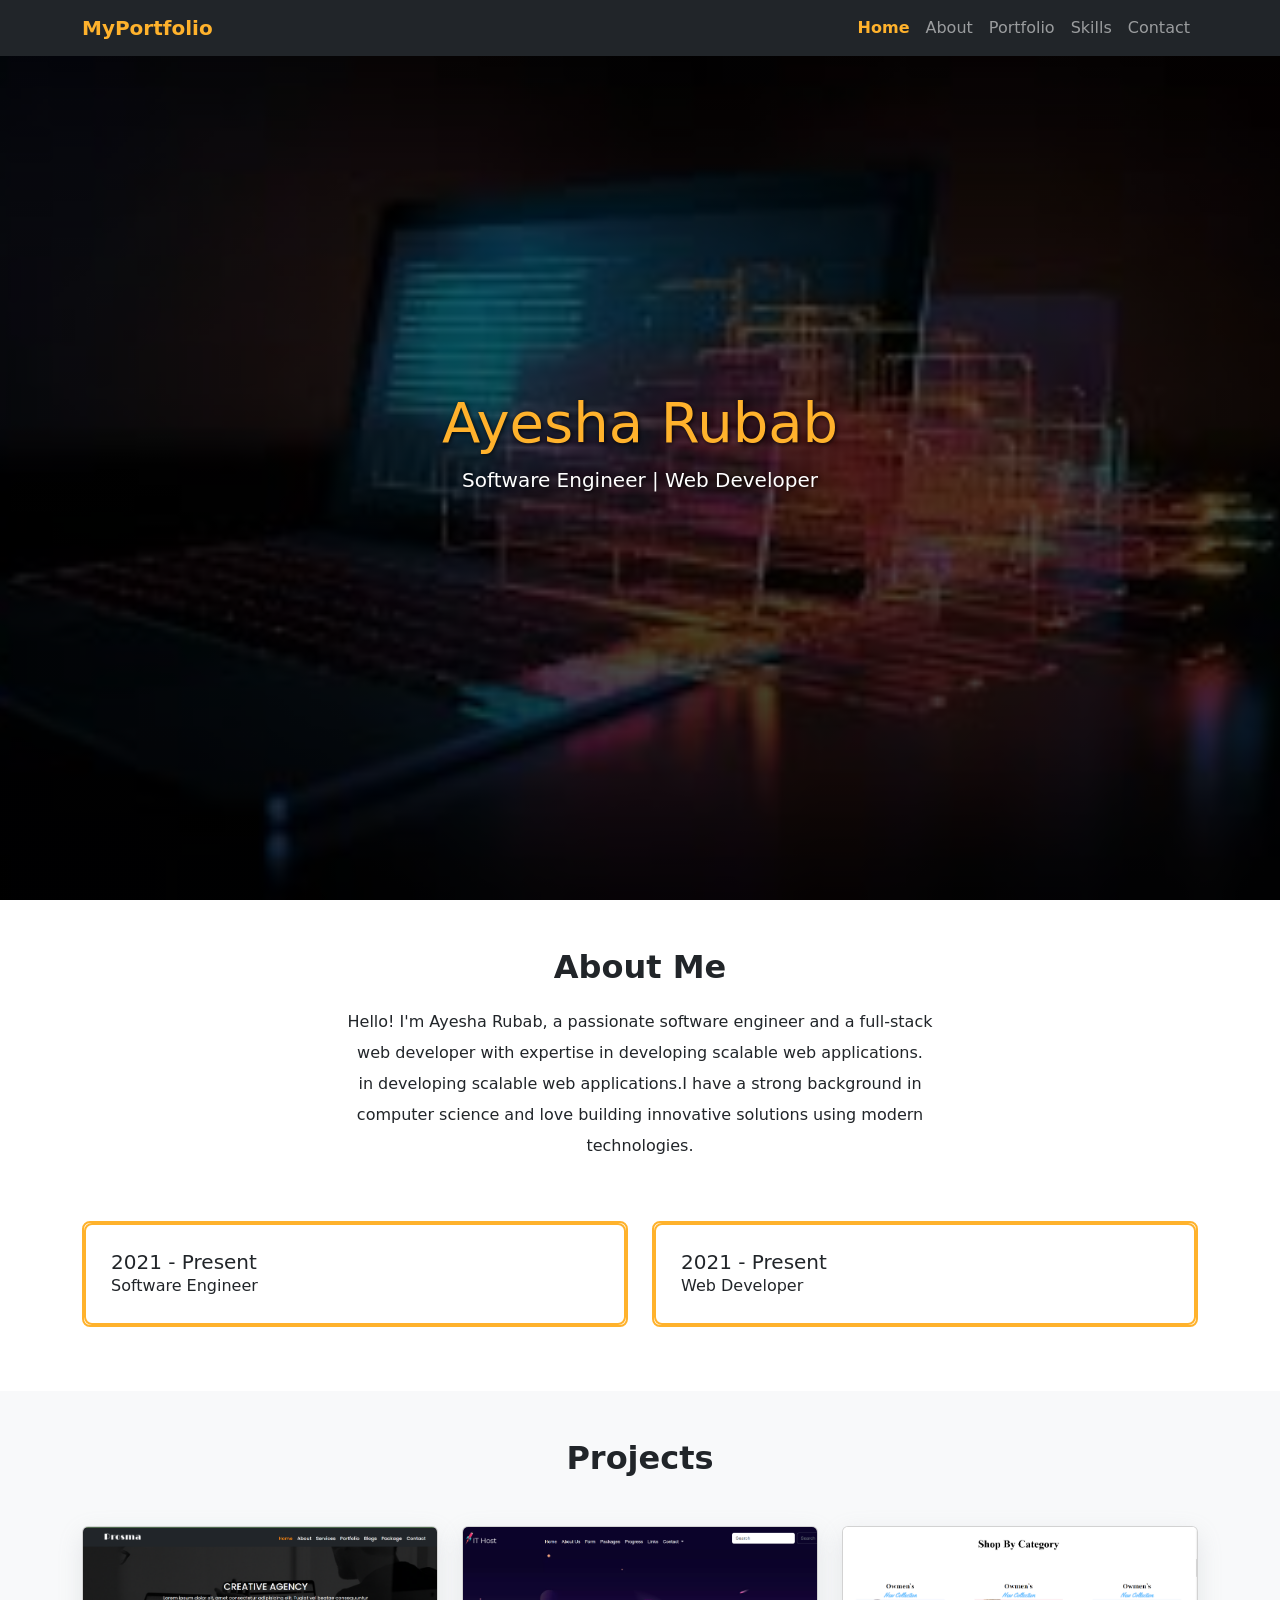
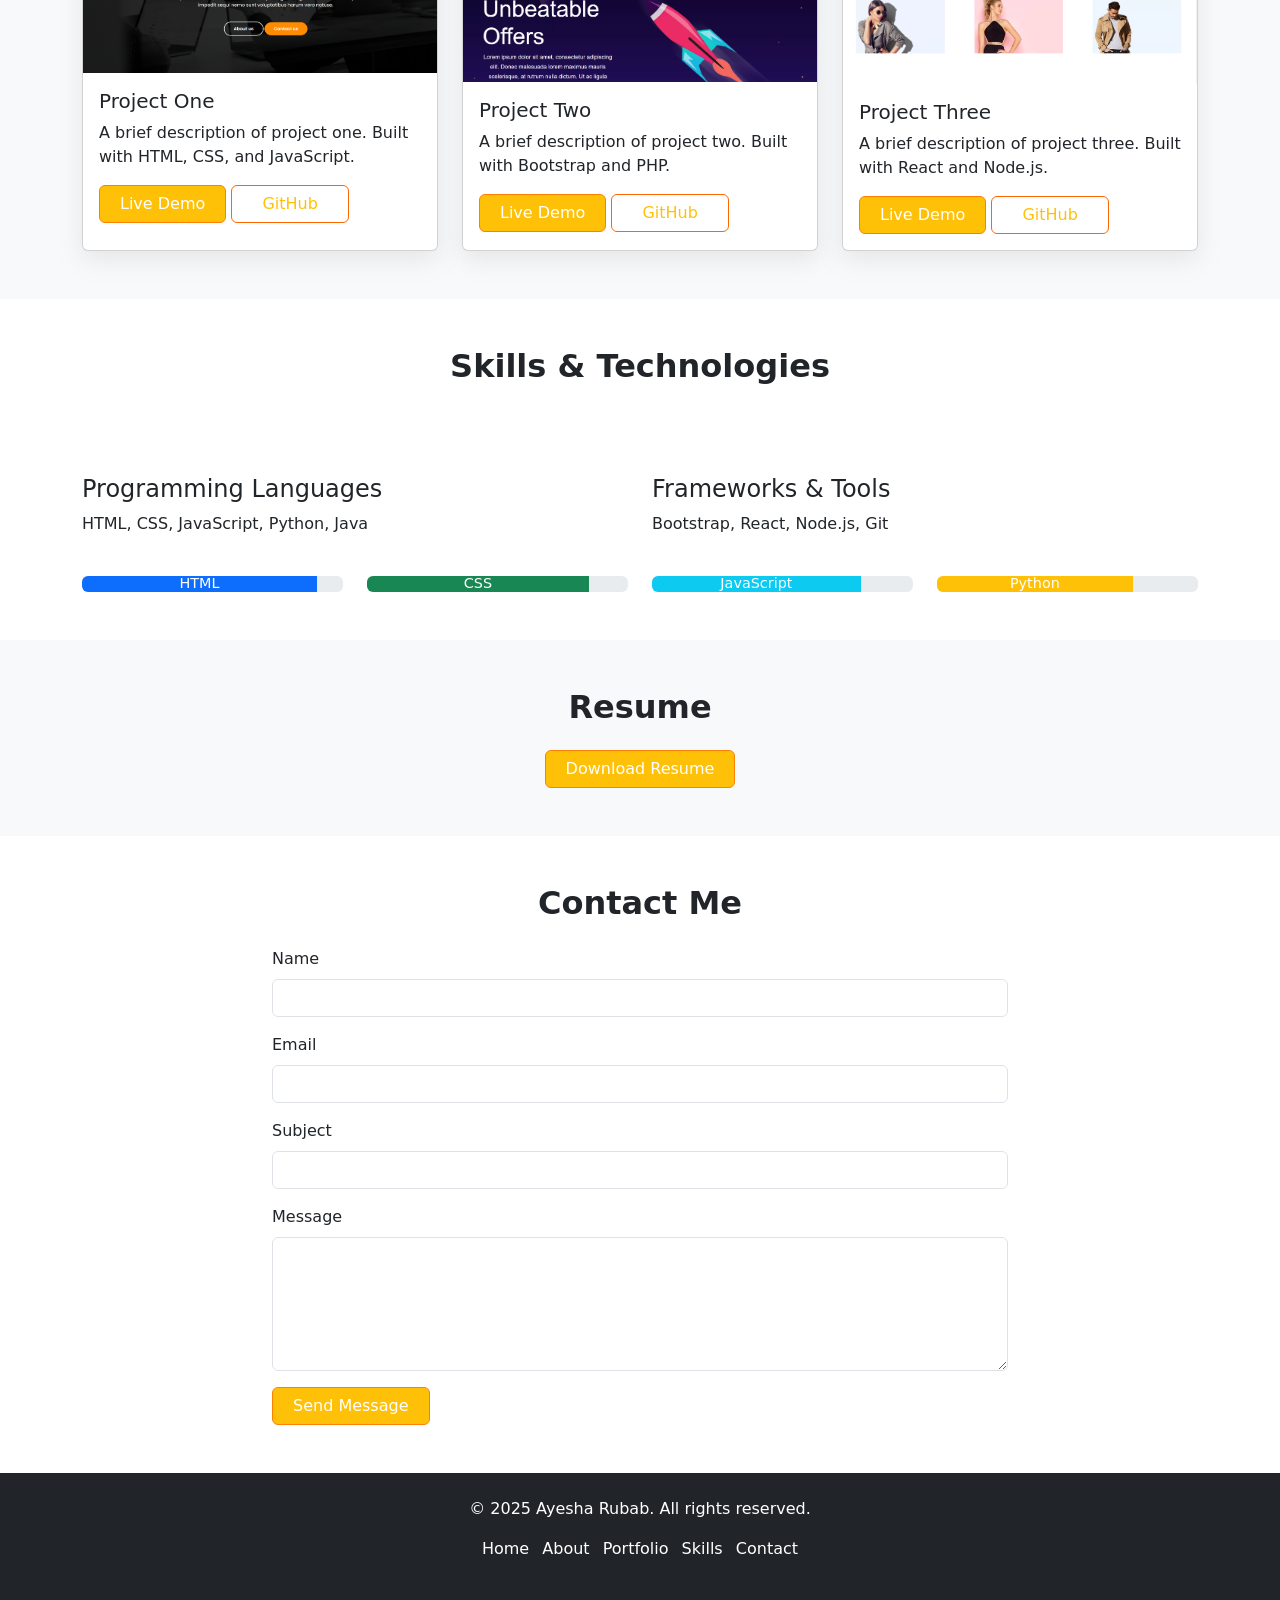
<file: portfolio.html>
<!DOCTYPE html>
<html lang="en">
<head>
  <meta charset="UTF-8">
  <meta name="viewport" content="width=device-width, initial-scale=1">
  <title>Software Engineer Portfolio</title>
  <!-- Bootstrap CSS -->
  <link href="https://cdn.jsdelivr.net/npm/bootstrap@5.3.0/dist/css/bootstrap.min.css" rel="stylesheet">
  <!-- Animate.css -->
  <link rel="stylesheet" href="https://cdnjs.cloudflare.com/ajax/libs/animate.css/4.1.1/animate.min.css"/>
  <!-- MY CSS -->
  <link rel="stylesheet" href="portfolio.css">
</head>

<body data-bs-spy="scroll" data-bs-target="#navbar" data-bs-offset="70" tabindex="0">
  <!-- Header and Navbar -->
  <nav id="navbar" class="navbar navbar-expand-lg navbar-dark bg-dark fixed-top">
    <div class="container">
      <a class="navbar-brand" href="#hero" >MyPortfolio</a>
      <button class="navbar-toggler" type="button" data-bs-toggle="collapse" data-bs-target="#navbarNav"
              aria-controls="navbarNav" aria-expanded="false" aria-label="Toggle navigation">
        <span class="navbar-toggler-icon"></span>
      </button>
      <div class="collapse navbar-collapse" id="navbarNav">
        <ul class="navbar-nav ms-auto">
          <li class="nav-item"><a class="nav-link" href="#hero">Home</a></li>
          <li class="nav-item"><a class="nav-link" href="#about">About</a></li>
          <li class="nav-item"><a class="nav-link" href="#portfolio">Portfolio</a></li>
          <li class="nav-item"><a class="nav-link" href="#skills">Skills</a></li>
          <li class="nav-item"><a class="nav-link" href="#contact">Contact</a></li>
        </ul>
      </div>
    </div>
  </nav>

  <!-- Hero Section -->
  <section id="hero" class="d-flex align-items-center justify-content-center vh-100 bg-light">
    <div class="container text-center">
      <h1 class="display-4 animate__animated animate__fadeInDown">Ayesha Rubab</h1>
      <p class="lead animate__animated animate__fadeInUp">Software Engineer | Web Developer</p>
     
    </div>
  </section>

  <!-- About Section -->
  <section id="about" class="py-5 bg-white">
    <div class="container">
      <h2 class="mb-4 text-center animate__animated animate__fadeInUp" >About Me</h2>
      <div class="row">
        
        <div class="col-md-12 animate__animated animate__fadeInLeft " style="text-align: center;">
       
          <p>
            <span class="typing" style="animation-delay: 0s;">Hello! I'm Ayesha Rubab, a passionate software engineer and a full-stack</span>
            <br>
            <span class="typing" style="animation-delay: 1.5s;"> web developer with expertise in developing scalable web applications.</span>
            <br>
            <span class="typing" style="animation-delay: 3s;">in developing scalable web applications.I have a strong background in </span>
            <br></span>
        
            <span class="typing" style="animation-delay: 4.5s;">  computer science and love building innovative solutions using modern </span>
            <br>
            <span class="typing" style="animation-delay: 6s;">  technologies.</span>
          </p>
        </div>
        </div>
           </div>
          </div>
       
      </div>
    </div>
    <div class="container"style="margin-top: 40px;" >
      <div class="row">
        <div class="col-md-6">
          <div class="cards mb-3">
            <div class="cards-body">
              <h5 class="card-title">2021 - Present</h5>
              <p class="card-text">Software Engineer</p>
            </div>
          </div>
        </div>
        <div class="col-md-6">
          <div class="cards mb-3">
            <div class="cards-body">
              <h5 class="card-title">2021 - Present</h5>
              <p class="card-text">Web Developer</p>
            </div>
          </div>
        </div>
      </div>
    </div>
  </section>

  <!--Projects Section -->
  <section id="portfolio" class="py-5 bg-light">
    <div class="container">
      <h2 class="mb-5 text-center animate__animated animate__fadeInUp" >Projects</h2>
      <div class="row g-4">
        <div class="col-md-4 animate__animated animate__fadeInUp">
          <div class="card h-100">
            <img src="project1.PNG" class="card-img-top" alt="Project 1">
            <div class="card-body">
              <h5 class="card-title">Project One</h5>
              <p class="card-text">A brief description of project one. Built with HTML, CSS, and JavaScript.</p>
              <a href="#" class="btn btn-primary">Live Demo</a>
              <a href="#" class="btn btn-secondary">GitHub</a>
            </div>
          </div>
        </div>
        <div class="col-md-4 animate__animated animate__fadeInUp" style="animation-delay: 0.2s;">
          <div class="card h-100">
            <img src="project2.PNG" class="card-img-top" alt="Project 2">
            <div class="card-body">
              <h5 class="card-title">Project Two</h5>
              <p class="card-text">A brief description of project two. Built with Bootstrap and PHP.</p>
              <a href="#" class="btn btn-primary">Live Demo</a>
              <a href="#" class="btn btn-secondary">GitHub</a>
            </div>
          </div>
        </div>
        <div class="col-md-4 animate__animated animate__fadeInUp" style="animation-delay: 0.4s;">
          <div class="card h-100">
            <img src="project3.PNG" class="card-img-top" alt="Project 3">
            <div class="card-body">
              <h5 class="card-title">Project Three</h5>
              <p class="card-text">A brief description of project three. Built with React and Node.js.</p>
              <a href="#" class="btn btn-primary">Live Demo</a>
              <a href="#" class="btn btn-secondary">GitHub</a>
            </div>
          </div>
        </div>
      </div>
    </div>
  </section>

  <!-- Skills & Technologies Section -->
  <section id="skills" class="py-5 bg-white">
    <div class="container">
      <h2 class="text-center animate__animated animate__fadeInUp" style="margin-bottom: 90px;">Skills & Technologies</h2>
      <div class="row">
        <div class="col-md-6 animate__animated animate__fadeInLeft">
          <h4>Programming Languages</h4>
          <p>HTML, CSS, JavaScript, Python, Java</p>
        </div>
        <div class="col-md-6 animate__animated animate__fadeInRight">
          <h4>Frameworks & Tools</h4>
          <p>Bootstrap, React, Node.js, Git</p>
        </div>
      </div>
      <div class="row mt-4">
        <div class="col-md-3 animate__animated animate__fadeInUp">
          <div class="progress">
            <div class="progress-bar" role="progressbar" style="width: 90%;" aria-valuenow="90" aria-valuemin="0" aria-valuemax="100">HTML</div>
          </div>
        </div>
        <div class="col-md-3 animate__animated animate__fadeInUp" style="animation-delay: 0.2s;">
          <div class="progress">
            <div class="progress-bar bg-success" role="progressbar" style="width: 85%;" aria-valuenow="85" aria-valuemin="0" aria-valuemax="100">CSS</div>
          </div>
        </div>
        <div class="col-md-3 animate__animated animate__fadeInUp" style="animation-delay: 0.4s;">
          <div class="progress">
            <div class="progress-bar bg-info" role="progressbar" style="width: 80%;" aria-valuenow="80" aria-valuemin="0" aria-valuemax="100">JavaScript</div>
          </div>
        </div>
        <div class="col-md-3 animate__animated animate__fadeInUp" style="animation-delay: 0.6s;">
          <div class="progress">
            <div class="progress-bar bg-warning" role="progressbar" style="width: 75%;" aria-valuenow="75" aria-valuemin="0" aria-valuemax="100">Python</div>
          </div>
        </div>
      </div>
    </div>
  </section>

  <!-- Resume Section -->
  <section id="resume" class="py-5 bg-light">
    <div class="container">
      <h2 class="mb-4 text-center animate__animated animate__fadeInUp">Resume</h2>
      <div class="text-center">
        <a href="resume.pdf" class="btn btn-primary" target="_blank">Download Resume</a>

      </div>
    </div>
  </section>

  <!-- Contact Section -->
  <section id="contact" class="py-5 bg-white">
    <div class="container">
      <h2 class="mb-4 text-center animate__animated animate__fadeInUp">Contact Me</h2>
      <div class="row justify-content-center">
        <div class="col-md-8 animate__animated animate__fadeInUp">
          <form id="contact-form">
            <div class="mb-3">
              <label for="name" class="form-label">Name</label>
              <input type="text" class="form-control" id="name" required>
            </div>
            <div class="mb-3">
              <label for="email" class="form-label">Email</label>
              <input type="email" class="form-control" id="email" required>
            </div>
            <div class="mb-3">
              <label for="subject" class="form-label">Subject</label>
              <input type="text" class="form-control" id="subject" required>
            </div>
            <div class="mb-3">
              <label for="message" class="form-label">Message</label>
              <textarea class="form-control" id="message" rows="5" required></textarea>
            </div>
            <button type="submit" class="btn btn-primary animate__animated animate__pulse">Send Message</button>
          </form>
        </div>
      </div>
    </div>
  </section>

  <!-- Footer -->
  <footer class="py-4 bg-dark text-white">
    <div class="container text-center">
      <p>&copy; 2025 Ayesha Rubab. All rights reserved.</p>
      <p>
        <div class="below-links">
          <a href="#hero" class=" link me-2">Home</a>
        <a href="#about" class=" link me-2">About</a>
        <a href="#portfolio" class=" link me-2">Portfolio</a>
        <a href="#skills" class=" link me-2">Skills</a>
        <a href="#contact" class="link">Contact</a>
        </div>
      </p>
    </div>
  </footer>

  <!-- Bootstrap JS Bundle (with Popper) -->
  <script src="https://cdn.jsdelivr.net/npm/bootstrap@5.3.0/dist/js/bootstrap.bundle.min.js"></script>
  <!-- Custom JS -->
  <script src="portfolio.js"></script>
</body>
</html>
</file>
<file: portfolio/portfolio.css>
/* Global styles */
body {
    scroll-behavior: smooth;
    cursor: pointer;
  }

 

.navbar-nav .nav-link {
  font-weight: 500;
  transition: all 0.3s ease-in-out;
}


.navbar-nav .nav-link.active {
    color: #FFB22C !important;
    font-weight: bold;
}
.navbar-brand{
  color:#FFB22C;
}

  
  /* Hero Section */
  #hero {
    background: linear-gradient(
        to bottom,
        rgba(0, 0, 0, 0.5), /* dark at the top */
        rgba(0, 0, 0, 0.8)    /* transparent at the bottom */
      ),
      url('portfolio bg.jpeg') no-repeat center center/cover;
    color: #fff;
    text-shadow: 1px 1px 4px rgba(0, 0, 0, 0.8);
  }
  
  
#hero h1{
    font-weight: 400;
    color:#FFB22C;
    transition: 0.6s;
}

#hero h1:hover{
  font-weight: 400;
  color: white;
}

.typing {
  display: inline-block;
  white-space: nowrap;
  overflow: hidden;
  border-right: 1px; /* Single-line cursor */
  width: 0;
  animation: typing 1.5s steps(30,end) forwards, blink 0.7s infinite;

}

@keyframes typing {
  from { width: 0; }
  to { width: 100%; }
}

@keyframes blink {
  50% { border-color: transparent; }
}
.card{
  box-shadow: rgba(149, 157, 165, 0.2) 0px 8px 24px;
}

/* Cards with Animation & Hover Effects */
.cards {
  border: 2px solid #FFB22C;
  border-radius: 8px;
  transition: transform 0.4s ease, box-shadow 0.4s ease;
  
}

.cards:hover {
  transform: scale(1.05);
  box-shadow: 0px 5px 15px rgba(255, 178, 44, 0.5);
}

.cards-body{
  border: 2px solid #FFB22C;
  border-radius: 8px;
  padding: 25px;
}
/* Adding Fade-in Effect on Scroll */
.animate__animated {
  animation-duration: 1s;
}

#hero p{
   color: #fff;
   cursor: pointer;
 transition: 0.6s;
}

#hero p:hover{
    color:#FFB22C;

 }
  /* Navbar Customization */
  .navbar-brand {
    font-weight: bold;
  }
  
  /* Section Headings */
  section h2 {
    font-weight: bold;
    margin-bottom: 1rem;
  }
  
  /* Progress Bars */
  .progress-bar {
    font-size: 0.9rem;
    line-height: 1.5;
  }
  
  /* Footer Links */
  footer a {
    transition: color 0.3s ease;
  }
  
  footer a:hover {
    color: #ffc107;
  }
  
  /* Custom Animation Duration */
  .animate__animated {
    animation-duration: 1s;
  }
  .btn-primary {
    background-color:#ffc107 ; /* Attractive orange background */
    border-color: #ff7f00;
    color: white;
    padding-left: 20px;
    padding-right: 20px;
}

.btn-secondary {
    background-color:white; /* Slightly darker orange */
    border-color: #ff6600;
    color:#ffc107 ;
    padding-left: 30px;
    padding-right: 30px;
    
}

/* Hover effect */
.btn-primary:hover, .btn-secondary:hover {
    background-color: #f57e28; /* Darker shade on hover */
    border-color: #cc5500;
    color: white;
    transform: scale(1.05);
    transition: all 0.3s ease-in-out;
}

  .below-links a{
    font-weight: 500;
    transition: all 0.3s ease-in-out;
    color: white;
  }

  .below-links:hover{
    font-weight: 500;
    transition: all 0.3s ease-in-out;
  }
  .link{
    list-style: none;
    text-decoration: none;
  }
</file>
<file: portfolio.css>
/* Global styles */
body {
    scroll-behavior: smooth;
    cursor: pointer;
  }

 

.navbar-nav .nav-link {
  font-weight: 500;
  transition: all 0.3s ease-in-out;
}


.navbar-nav .nav-link.active {
    color: #FFB22C !important;
    font-weight: bold;
}
.navbar-brand{
  color:#FFB22C;
}

  
  /* Hero Section */
  #hero {
    background: linear-gradient(
        to bottom,
        rgba(0, 0, 0, 0.5), /* dark at the top */
        rgba(0, 0, 0, 0.8)    /* transparent at the bottom */
      ),
      url('portfolio bg.jpeg') no-repeat center center/cover;
    color: #fff;
    text-shadow: 1px 1px 4px rgba(0, 0, 0, 0.8);
  }
  
  
#hero h1{
    font-weight: 400;
    color:#FFB22C;
    transition: 0.6s;
}

#hero h1:hover{
  font-weight: 400;
  color: white;
}

.typing {
  display: inline-block;
  white-space: nowrap;
  overflow: hidden;
  border-right: 1px; /* Single-line cursor */
  width: 0;
  animation: typing 1.5s steps(30,end) forwards, blink 0.7s infinite;

}

@keyframes typing {
  from { width: 0; }
  to { width: 100%; }
}

@keyframes blink {
  50% { border-color: transparent; }
}
.card{
  box-shadow: rgba(149, 157, 165, 0.2) 0px 8px 24px;
}

/* Cards with Animation & Hover Effects */
.cards {
  border: 2px solid #FFB22C;
  border-radius: 8px;
  transition: transform 0.4s ease, box-shadow 0.4s ease;
  
}

.cards:hover {
  transform: scale(1.05);
  box-shadow: 0px 5px 15px rgba(255, 178, 44, 0.5);
}

.cards-body{
  border: 2px solid #FFB22C;
  border-radius: 8px;
  padding: 25px;
}
/* Adding Fade-in Effect on Scroll */
.animate__animated {
  animation-duration: 1s;
}

#hero p{
   color: #fff;
   cursor: pointer;
 transition: 0.6s;
}

#hero p:hover{
    color:#FFB22C;

 }
  /* Navbar Customization */
  .navbar-brand {
    font-weight: bold;
  }
  
  /* Section Headings */
  section h2 {
    font-weight: bold;
    margin-bottom: 1rem;
  }
  
  /* Progress Bars */
  .progress-bar {
    font-size: 0.9rem;
    line-height: 1.5;
  }
  
  /* Footer Links */
  footer a {
    transition: color 0.3s ease;
  }
  
  footer a:hover {
    color: #ffc107;
  }
  
  /* Custom Animation Duration */
  .animate__animated {
    animation-duration: 1s;
  }
  .btn-primary {
    background-color:#ffc107 ; /* Attractive orange background */
    border-color: #ff7f00;
    color: white;
    padding-left: 20px;
    padding-right: 20px;
}

.btn-secondary {
    background-color:white; /* Slightly darker orange */
    border-color: #ff6600;
    color:#ffc107 ;
    padding-left: 30px;
    padding-right: 30px;
    
}

/* Hover effect */
.btn-primary:hover, .btn-secondary:hover {
    background-color: #f57e28; /* Darker shade on hover */
    border-color: #cc5500;
    color: white;
    transform: scale(1.05);
    transition: all 0.3s ease-in-out;
}

  .below-links a{
    font-weight: 500;
    transition: all 0.3s ease-in-out;
    color: white;
  }

  .below-links:hover{
    font-weight: 500;
    transition: all 0.3s ease-in-out;
  }
  .link{
    list-style: none;
    text-decoration: none;
  }
</file>
